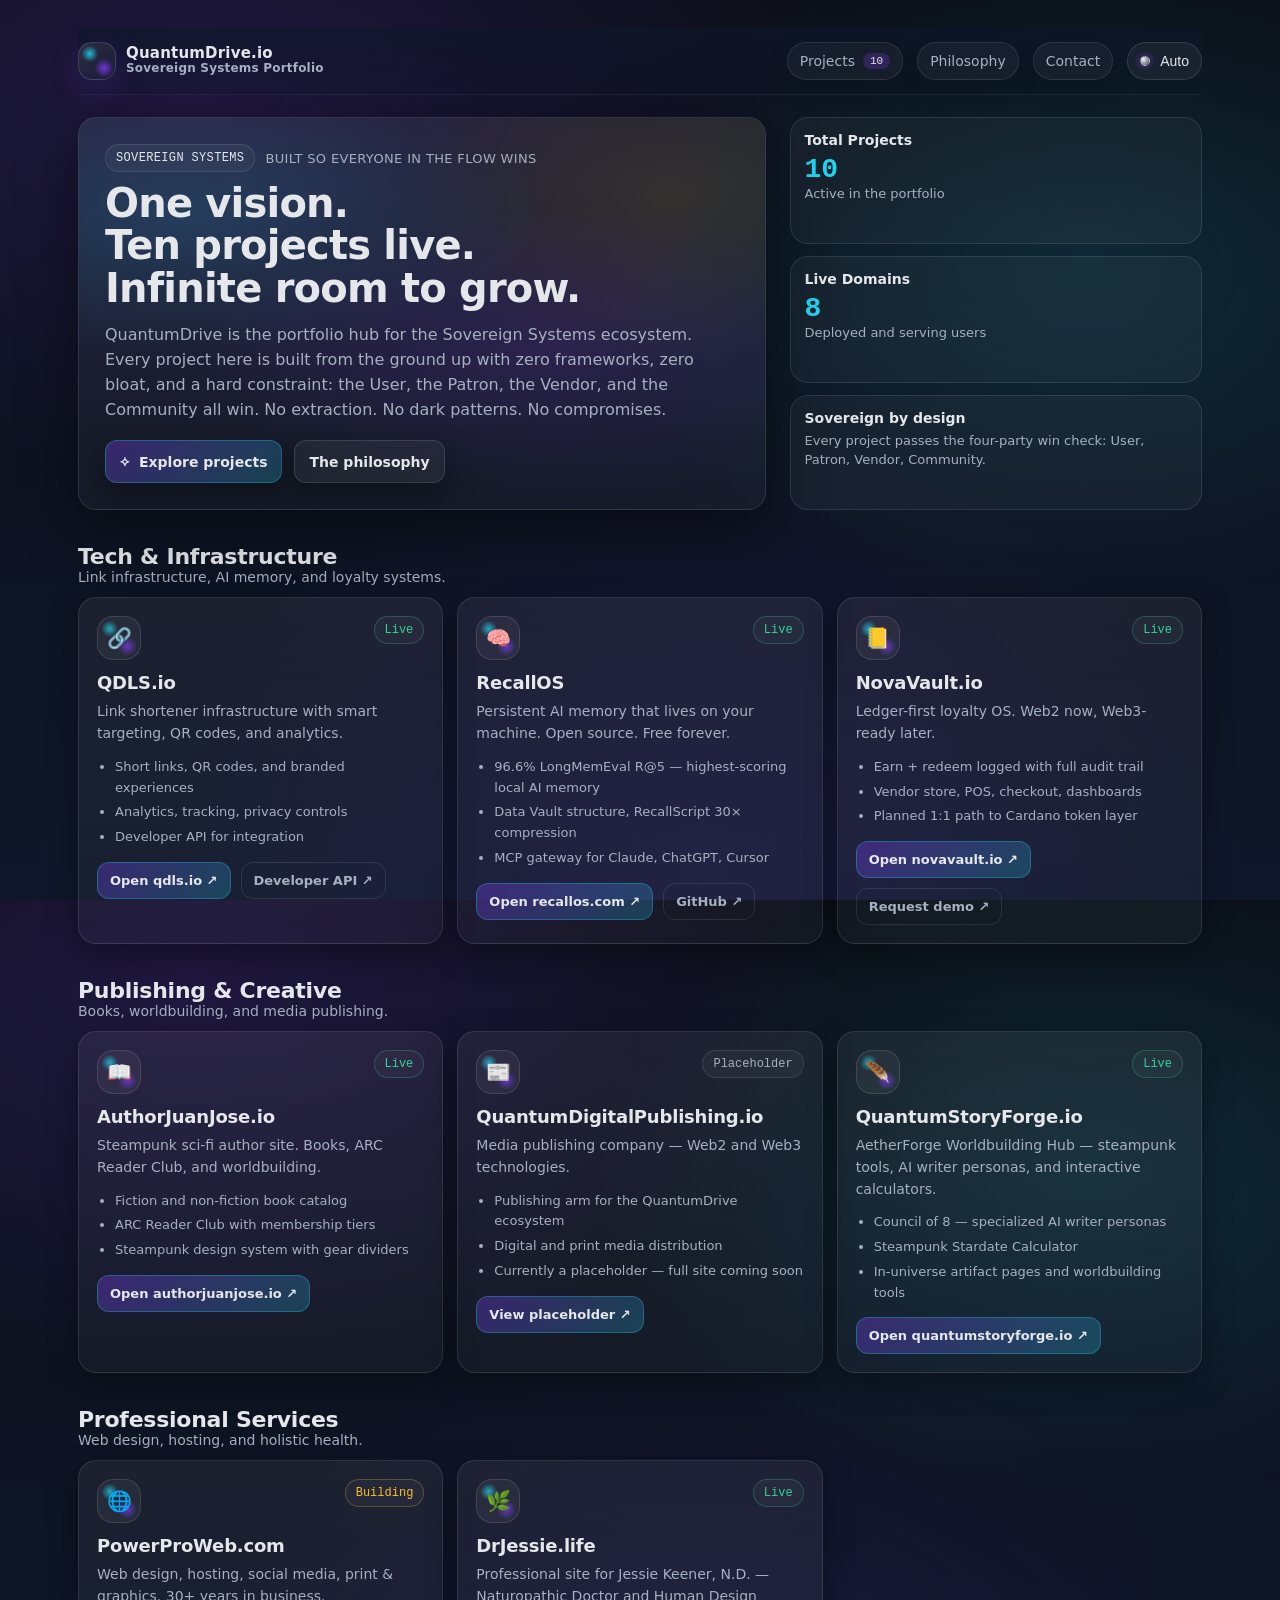
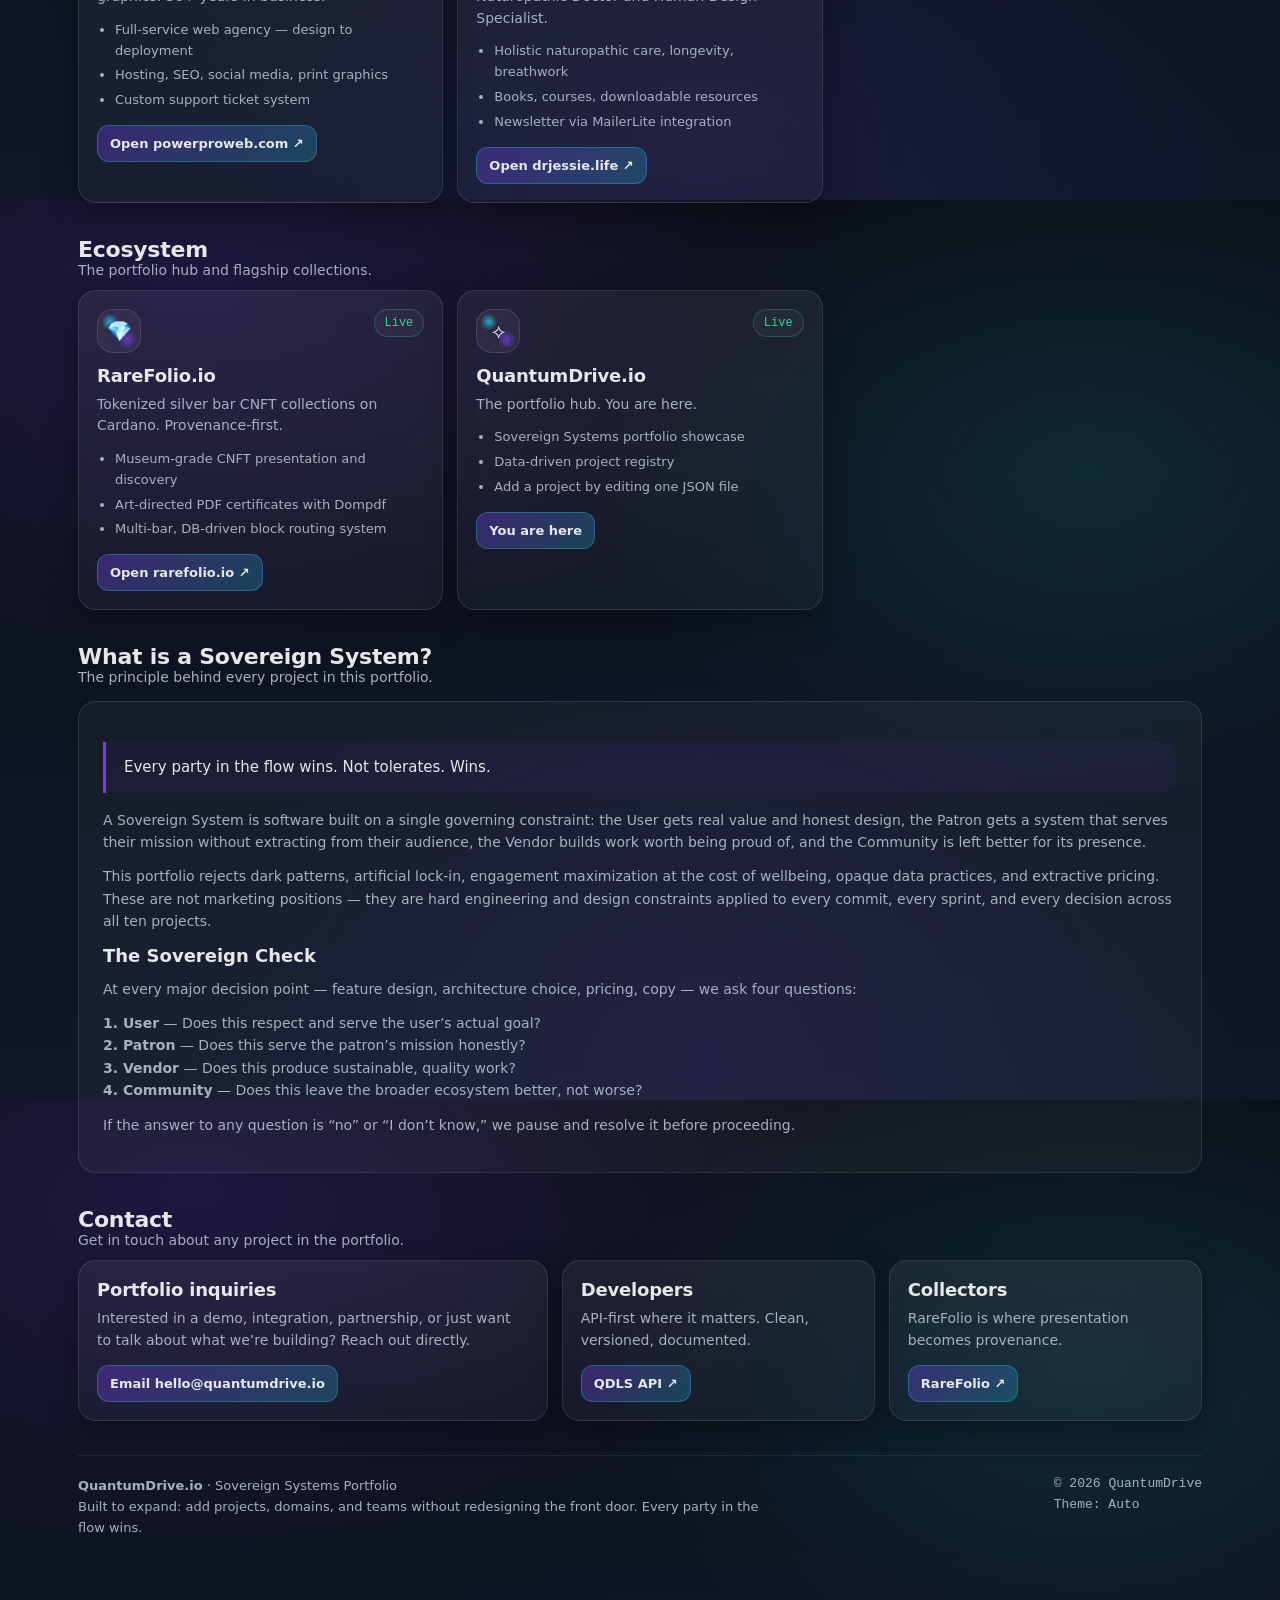
<file: index.html>
<!DOCTYPE html>
<html lang="en">
<head>
  <meta charset="utf-8" />
  <meta name="viewport" content="width=device-width,initial-scale=1" />
  <meta name="color-scheme" content="dark light" />
  <title>QuantumDrive.io | Sovereign Systems Portfolio</title>
  <meta name="description" content="QuantumDrive is the portfolio hub for the Sovereign Systems ecosystem — 10 projects built so everyone in the flow wins." />
  <link rel="stylesheet" href="assets/css/styles.css" />
</head>

<body>
  <div class="wrap">

    <!-- ===== NAV ===== -->
    <nav class="nav">
      <div class="brand" aria-label="QuantumDrive">
        <div class="logo" aria-hidden="true"></div>
        <div>
          <div style="line-height:1; font-size:15px;">QuantumDrive.io</div>
          <div style="line-height:1.2; font-size:12px; color:var(--muted);">Sovereign Systems Portfolio</div>
        </div>
      </div>

      <div class="navlinks">
        <a class="pill" href="#top">
          Projects <span class="pill-count" id="projectCount">&mdash;</span>
        </a>
        <a class="pill" href="#sovereign">Philosophy</a>
        <a class="pill" href="#contact">Contact</a>

        <button id="themeBtn" class="toggle" type="button" aria-label="Toggle theme">
          <span class="dot" aria-hidden="true"></span>
          <span id="themeLabel">Auto</span>
        </button>
      </div>
    </nav>

    <!-- ===== HERO ===== -->
    <section class="hero" id="top">
      <div class="heroCard">
        <div class="kicker">
          <span class="chip">Sovereign Systems</span>
          <span>Built so everyone in the flow wins</span>
        </div>

        <h1>
          One vision.<br />
          Ten projects live.<br />
          Infinite room to grow.
        </h1>

        <p class="sub">
          QuantumDrive is the portfolio hub for the Sovereign Systems ecosystem.
          Every project here is built from the ground up with zero frameworks, zero bloat,
          and a hard constraint: the User, the Patron, the Vendor, and the Community all win.
          No extraction. No dark patterns. No compromises.
        </p>

        <div class="ctaRow">
          <a class="btn primary" href="#cat-tech">
            <span aria-hidden="true">&#x27E1;</span>
            Explore projects
          </a>
          <a class="btn" href="#sovereign">
            The philosophy
          </a>
        </div>
      </div>

      <div class="miniGrid" aria-label="Portfolio stats">
        <div class="stat">
          <strong>Total Projects</strong>
          <div class="num" id="statTotal">&mdash;</div>
          <span>Active in the portfolio</span>
        </div>
        <div class="stat">
          <strong>Live Domains</strong>
          <div class="num" id="statLive">&mdash;</div>
          <span>Deployed and serving users</span>
        </div>
        <div class="stat">
          <strong>Sovereign by design</strong>
          <span>Every project passes the four-party win check: User, Patron, Vendor, Community.</span>
        </div>
      </div>
    </section>

    <!-- ===== PROJECT SECTIONS (rendered by main.js from projects.json) ===== -->
    <div id="projectSections">
      <p style="color:var(--muted); padding:24px; text-align:center;">Loading projects&hellip;</p>
    </div>

    <!-- ===== SOVEREIGN PHILOSOPHY ===== -->
    <div class="sectionTitle" id="sovereign">
      <div>
        <h2>What is a Sovereign System?</h2>
        <p>The principle behind every project in this portfolio.</p>
      </div>
    </div>

    <section class="sovereign-section">
      <blockquote>Every party in the flow wins. Not tolerates. Wins.</blockquote>

      <p>
        A Sovereign System is software built on a single governing constraint:
        the User gets real value and honest design, the Patron gets a system that serves
        their mission without extracting from their audience, the Vendor builds work worth
        being proud of, and the Community is left better for its presence.
      </p>

      <p>
        This portfolio rejects dark patterns, artificial lock-in, engagement maximization at the
        cost of wellbeing, opaque data practices, and extractive pricing. These are not marketing
        positions &mdash; they are hard engineering and design constraints applied to every commit,
        every sprint, and every decision across all ten projects.
      </p>

      <h3>The Sovereign Check</h3>
      <p>
        At every major decision point &mdash; feature design, architecture choice, pricing, copy &mdash;
        we ask four questions:
      </p>
      <p>
        <strong>1. User</strong> &mdash; Does this respect and serve the user&rsquo;s actual goal?<br />
        <strong>2. Patron</strong> &mdash; Does this serve the patron&rsquo;s mission honestly?<br />
        <strong>3. Vendor</strong> &mdash; Does this produce sustainable, quality work?<br />
        <strong>4. Community</strong> &mdash; Does this leave the broader ecosystem better, not worse?
      </p>
      <p>
        If the answer to any question is &ldquo;no&rdquo; or &ldquo;I don&rsquo;t know,&rdquo; we pause and resolve it before proceeding.
      </p>
    </section>

    <!-- ===== CONTACT ===== -->
    <div class="sectionTitle" id="contact">
      <div>
        <h2>Contact</h2>
        <p>Get in touch about any project in the portfolio.</p>
      </div>
    </div>

    <section class="contact-grid" aria-label="Contact cards">
      <article class="card">
        <h3>Portfolio inquiries</h3>
        <p>
          Interested in a demo, integration, partnership, or just want to talk about
          what we&rsquo;re building? Reach out directly.
        </p>
        <div class="cardCtas">
          <a class="btn small primary" href="mailto:hello@quantumdrive.io">Email hello@quantumdrive.io</a>
        </div>
      </article>

      <article class="card">
        <h3>Developers</h3>
        <p>API-first where it matters. Clean, versioned, documented.</p>
        <div class="cardCtas">
          <a class="btn small primary" href="https://qdls.io/developer-api" target="_blank" rel="noopener">QDLS API &#x2197;</a>
        </div>
      </article>

      <article class="card">
        <h3>Collectors</h3>
        <p>RareFolio is where presentation becomes provenance.</p>
        <div class="cardCtas">
          <a class="btn small primary" href="https://rarefolio.io/" target="_blank" rel="noopener">RareFolio &#x2197;</a>
        </div>
      </article>
    </section>

    <!-- ===== FOOTER ===== -->
    <footer>
      <div class="fine">
        <div><strong>QuantumDrive.io</strong> &middot; Sovereign Systems Portfolio</div>
        <div>
          Built to expand: add projects, domains, and teams without redesigning the front door.
          Every party in the flow wins.
        </div>
      </div>
      <div class="mono">
        <div>&copy; <span id="year"></span> QuantumDrive</div>
        <div style="margin-top:6px; color:var(--muted);">Theme: <span id="themeState">Auto</span></div>
      </div>
    </footer>

  </div>

  <script src="assets/js/main.js"></script>
</body>
</html>
</file>
<file: assets/css/styles.css>
/* ================================================================
   QuantumDrive.io — Design System
   Purple/cyan glassmorphism · Dark/light toggle · System fonts
   Last updated: 2026-04-14
   ================================================================ */

/* --- Theme tokens (dark default) --- */
:root {
  --bg: #0b0f17;
  --bg2: #0f172a;
  --card: #0b1220cc;
  --card2: #0b122099;
  --txt: #e5e7eb;
  --muted: #a7b0c0;
  --line: #22304a;
  --glow: #7c3aed;
  --glow2: #22d3ee;
  --good: #34d399;
  --warn: #fbbf24;
  --bad: #fb7185;

  --radius: 18px;
  --shadow: 0 18px 60px rgba(0,0,0,.45);
  --shadow2: 0 10px 30px rgba(0,0,0,.35);
  --blur: blur(14px);
  --max: 1160px;

  --mono: ui-monospace, SFMono-Regular, Menlo, Monaco, Consolas, "Liberation Mono", "Courier New", monospace;
  --sans: ui-sans-serif, system-ui, -apple-system, Segoe UI, Roboto, Helvetica, Arial, "Apple Color Emoji","Segoe UI Emoji";
}

/* --- Light mode tokens --- */
[data-theme="light"] {
  --bg: #f7f8fb;
  --bg2: #ffffff;
  --card: #ffffffcc;
  --card2: #ffffff99;
  --txt: #0b1220;
  --muted: #465067;
  --line: #d6dbe6;
  --glow: #6d28d9;
  --glow2: #0891b2;
  --shadow: 0 18px 60px rgba(9,18,39,.14);
  --shadow2: 0 10px 30px rgba(9,18,39,.12);
}

/* --- Reset --- */
*, *::before, *::after { box-sizing: border-box; }
html, body { height: 100%; }
body {
  margin: 0;
  font-family: var(--sans);
  color: var(--txt);
  background:
    radial-gradient(1200px 700px at 15% 10%, rgba(124,58,237,.18), transparent 55%),
    radial-gradient(900px 600px at 85% 30%, rgba(34,211,238,.12), transparent 55%),
    radial-gradient(900px 700px at 55% 95%, rgba(124,58,237,.10), transparent 60%),
    linear-gradient(180deg, var(--bg), var(--bg2));
  overflow-x: hidden;
}
a { color: inherit; text-decoration: none; }

/* --- Layout --- */
.wrap { max-width: var(--max); margin: 0 auto; padding: 28px 18px 70px; }

/* --- Navigation --- */
.nav {
  display: flex; align-items: center; justify-content: space-between;
  gap: 14px; position: sticky; top: 0; z-index: 20;
  padding: 14px 0;
  backdrop-filter: var(--blur); -webkit-backdrop-filter: var(--blur);
  background: linear-gradient(180deg, rgba(15,23,42,.65), rgba(15,23,42,.18));
  border-bottom: 1px solid rgba(255,255,255,.06);
}
[data-theme="light"] .nav {
  background: linear-gradient(180deg, rgba(255,255,255,.75), rgba(255,255,255,.28));
  border-bottom: 1px solid rgba(9,18,39,.08);
}

.brand { display: flex; align-items: center; gap: 10px; font-weight: 700; letter-spacing: .2px; }
.logo {
  width: 38px; height: 38px; border-radius: 14px;
  background:
    radial-gradient(14px 14px at 30% 30%, rgba(34,211,238,.85), transparent 60%),
    radial-gradient(16px 16px at 70% 70%, rgba(124,58,237,.85), transparent 60%),
    linear-gradient(145deg, rgba(255,255,255,.10), rgba(255,255,255,.02));
  box-shadow: 0 10px 30px rgba(124,58,237,.20);
  border: 1px solid rgba(255,255,255,.14);
}
[data-theme="light"] .logo {
  border: 1px solid rgba(9,18,39,.10);
  box-shadow: 0 10px 30px rgba(124,58,237,.12);
}

.navlinks { display: flex; gap: 14px; align-items: center; flex-wrap: wrap; justify-content: flex-end; }

.pill {
  display: inline-flex; align-items: center; gap: 8px;
  padding: 10px 12px; border-radius: 999px;
  border: 1px solid rgba(255,255,255,.10);
  background: rgba(255,255,255,.04);
  box-shadow: 0 10px 25px rgba(0,0,0,.10);
  color: var(--muted); font-size: 14px;
  transition: transform .15s ease, border-color .15s ease, background .15s ease;
}
[data-theme="light"] .pill {
  border: 1px solid rgba(9,18,39,.10);
  background: rgba(9,18,39,.03);
  box-shadow: none;
}
.pill:hover { transform: translateY(-1px); border-color: rgba(34,211,238,.30); background: rgba(34,211,238,.06); color: var(--txt); }

.pill-count {
  font-family: var(--mono); font-size: 11px;
  padding: 2px 7px; border-radius: 999px;
  background: rgba(124,58,237,.25); color: var(--txt);
}

.toggle {
  cursor: pointer; user-select: none;
  display: inline-flex; align-items: center; gap: 10px;
  padding: 10px 12px; border-radius: 999px;
  border: 1px solid rgba(255,255,255,.12);
  background: rgba(255,255,255,.05);
  color: var(--txt); font-size: 14px;
  transition: transform .15s ease, border-color .15s ease, background .15s ease;
}
[data-theme="light"] .toggle {
  border: 1px solid rgba(9,18,39,.12);
  background: rgba(9,18,39,.03);
}
.toggle:hover { transform: translateY(-1px); border-color: rgba(124,58,237,.35); background: rgba(124,58,237,.06); }

.dot {
  width: 10px; height: 10px; border-radius: 50%;
  background: radial-gradient(circle at 30% 30%, rgba(255,255,255,.95), rgba(255,255,255,.15));
  border: 1px solid rgba(255,255,255,.16);
  box-shadow: 0 0 0 4px rgba(124,58,237,.14);
}
[data-theme="light"] .dot {
  border: 1px solid rgba(9,18,39,.12);
  box-shadow: 0 0 0 4px rgba(124,58,237,.10);
}

/* --- Hero --- */
.hero {
  display: grid; grid-template-columns: 1.25fr .75fr;
  gap: 24px; align-items: stretch; margin-top: 22px;
}
@media (max-width: 960px) { .hero { grid-template-columns: 1fr; } }

.heroCard {
  position: relative; overflow: hidden;
  border-radius: var(--radius);
  background: linear-gradient(180deg, rgba(255,255,255,.06), rgba(255,255,255,.03));
  border: 1px solid rgba(255,255,255,.10);
  box-shadow: var(--shadow);
  padding: 26px; min-height: 340px;
}
[data-theme="light"] .heroCard {
  border: 1px solid rgba(9,18,39,.10);
  background: linear-gradient(180deg, rgba(255,255,255,.90), rgba(255,255,255,.65));
}
.heroCard::before {
  content: ""; position: absolute; inset: -2px;
  background:
    radial-gradient(600px 240px at 15% 25%, rgba(34,211,238,.16), transparent 60%),
    radial-gradient(600px 240px at 70% 60%, rgba(124,58,237,.18), transparent 60%),
    radial-gradient(420px 260px at 85% 20%, rgba(251,191,36,.10), transparent 65%);
  pointer-events: none;
}
.heroCard > * { position: relative; z-index: 1; }

.kicker {
  display: inline-flex; gap: 10px; align-items: center;
  color: var(--muted); font-size: 13px; letter-spacing: .35px;
  text-transform: uppercase; margin-bottom: 10px;
}
.kicker .chip {
  padding: 6px 10px; border-radius: 999px;
  border: 1px solid rgba(255,255,255,.10);
  background: rgba(255,255,255,.04);
  font-family: var(--mono); font-size: 12px; color: var(--txt);
}
[data-theme="light"] .kicker .chip {
  border: 1px solid rgba(9,18,39,.10);
  background: rgba(9,18,39,.03);
}

h1 { margin: 0 0 14px 0; font-size: 40px; line-height: 1.06; letter-spacing: -0.8px; }
@media (max-width: 520px) { h1 { font-size: 34px; } }

.sub { margin: 0 0 18px 0; color: var(--muted); font-size: 16px; line-height: 1.55; max-width: 64ch; }

.ctaRow { display: flex; gap: 12px; flex-wrap: wrap; margin-top: 18px; }

.btn {
  display: inline-flex; align-items: center; justify-content: center; gap: 10px;
  padding: 12px 14px; border-radius: 12px;
  border: 1px solid rgba(255,255,255,.12);
  background: rgba(255,255,255,.05);
  color: var(--txt); font-weight: 600; font-size: 14px;
  transition: transform .15s ease, border-color .15s ease, background .15s ease, box-shadow .15s ease;
  box-shadow: var(--shadow2);
}
[data-theme="light"] .btn {
  border: 1px solid rgba(9,18,39,.12);
  background: rgba(9,18,39,.03);
  box-shadow: none;
}
.btn:hover { transform: translateY(-1px); border-color: rgba(34,211,238,.32); background: rgba(34,211,238,.08); }
.btn.primary {
  background: linear-gradient(135deg, rgba(124,58,237,.35), rgba(34,211,238,.22));
  border-color: rgba(34,211,238,.30);
}
.btn.primary:hover { background: linear-gradient(135deg, rgba(124,58,237,.42), rgba(34,211,238,.26)); }

/* --- Stat sidebar --- */
.miniGrid { display: grid; gap: 12px; grid-template-columns: 1fr; }
.stat {
  border-radius: var(--radius);
  border: 1px solid rgba(255,255,255,.10);
  background: rgba(255,255,255,.04);
  padding: 14px;
}
[data-theme="light"] .stat {
  border: 1px solid rgba(9,18,39,.10);
  background: rgba(255,255,255,.70);
}
.stat strong { display: block; font-size: 14px; margin-bottom: 6px; }
.stat span { display: block; color: var(--muted); font-size: 13px; line-height: 1.45; }
.stat .num { font-family: var(--mono); font-size: 28px; font-weight: 700; color: var(--glow2); }

/* --- Section titles --- */
.sectionTitle {
  margin: 34px 0 12px 0;
  display: flex; align-items: flex-end; justify-content: space-between; gap: 16px;
  flex-wrap: wrap;
}
.sectionTitle h2 { margin: 0; font-size: 22px; letter-spacing: -.25px; }
.sectionTitle p { margin: 0; color: var(--muted); font-size: 14px; max-width: 70ch; }

/* --- Card grid --- */
.cards {
  display: grid;
  grid-template-columns: repeat(3, 1fr);
  gap: 14px;
}
@media (max-width: 980px) { .cards { grid-template-columns: repeat(2, 1fr); } }
@media (max-width: 600px) { .cards { grid-template-columns: 1fr; } }

.card {
  position: relative; overflow: hidden;
  border-radius: var(--radius);
  border: 1px solid rgba(255,255,255,.10);
  background: linear-gradient(180deg, rgba(255,255,255,.06), rgba(255,255,255,.03));
  padding: 18px; box-shadow: var(--shadow2);
  transition: transform .18s ease, border-color .18s ease, background .18s ease;
  min-height: 220px;
}
[data-theme="light"] .card {
  border: 1px solid rgba(9,18,39,.10);
  background: linear-gradient(180deg, rgba(255,255,255,.92), rgba(255,255,255,.68));
  box-shadow: none;
}
.card:hover {
  transform: translateY(-2px);
  border-color: rgba(124,58,237,.30);
  background: linear-gradient(180deg, rgba(124,58,237,.08), rgba(34,211,238,.05));
}
[data-theme="light"] .card:hover {
  background: linear-gradient(180deg, rgba(124,58,237,.06), rgba(34,211,238,.04));
}

.cardTop { display: flex; align-items: flex-start; justify-content: space-between; gap: 12px; }

.icon {
  width: 44px; height: 44px; border-radius: 16px;
  border: 1px solid rgba(255,255,255,.12);
  background:
    radial-gradient(14px 14px at 28% 28%, rgba(34,211,238,.75), transparent 60%),
    radial-gradient(16px 16px at 70% 70%, rgba(124,58,237,.75), transparent 60%),
    rgba(255,255,255,.05);
  display: grid; place-items: center; flex: 0 0 auto;
  font-size: 20px;
}
[data-theme="light"] .icon {
  border: 1px solid rgba(9,18,39,.10);
  background:
    radial-gradient(14px 14px at 28% 28%, rgba(34,211,238,.45), transparent 60%),
    radial-gradient(16px 16px at 70% 70%, rgba(124,58,237,.40), transparent 60%),
    rgba(9,18,39,.03);
}

.badge {
  font-family: var(--mono); font-size: 12px;
  padding: 6px 10px; border-radius: 999px;
  border: 1px solid rgba(255,255,255,.10);
  background: rgba(255,255,255,.04);
  color: var(--muted); white-space: nowrap;
}
[data-theme="light"] .badge {
  border: 1px solid rgba(9,18,39,.10);
  background: rgba(9,18,39,.03);
}
.badge.live { color: var(--good); border-color: rgba(52,211,153,.25); }
.badge.building { color: var(--warn); border-color: rgba(251,191,36,.25); }
.badge.placeholder { color: var(--muted); }

.card h3 { margin: 12px 0 8px 0; font-size: 18px; letter-spacing: -.2px; }
.card p { margin: 0 0 12px 0; color: var(--muted); font-size: 14px; line-height: 1.55; }
.bullets { margin: 0; padding-left: 18px; color: var(--muted); font-size: 13px; line-height: 1.6; }
.bullets li { margin: 4px 0; }

.cardCtas { display: flex; gap: 10px; flex-wrap: wrap; margin-top: 14px; }
.btn.small { padding: 10px 12px; border-radius: 12px; font-size: 13px; box-shadow: none; }
.btn.linkish {
  background: transparent;
  border-color: rgba(255,255,255,.10);
  color: var(--muted);
}
[data-theme="light"] .btn.linkish { border-color: rgba(9,18,39,.10); }
.btn.linkish:hover {
  color: var(--txt);
  border-color: rgba(34,211,238,.30);
  background: rgba(34,211,238,.06);
}

/* --- Sovereign philosophy section --- */
.sovereign-section {
  margin-top: 16px;
  border-radius: var(--radius);
  border: 1px solid rgba(255,255,255,.10);
  background: rgba(255,255,255,.04);
  padding: 24px;
}
[data-theme="light"] .sovereign-section {
  border: 1px solid rgba(9,18,39,.10);
  background: rgba(255,255,255,.70);
}
.sovereign-section h3 { margin: 0 0 12px 0; font-size: 18px; }
.sovereign-section p { color: var(--muted); font-size: 14px; line-height: 1.6; margin: 0 0 12px 0; }
.sovereign-section blockquote {
  margin: 16px 0; padding: 14px 18px;
  border-left: 3px solid var(--glow);
  background: rgba(124,58,237,.06);
  border-radius: 0 var(--radius) var(--radius) 0;
  color: var(--txt); font-size: 15px; line-height: 1.5;
}

/* --- Contact cards --- */
.contact-grid {
  display: grid;
  grid-template-columns: 1.2fr .8fr .8fr;
  gap: 14px;
}
@media (max-width: 980px) { .contact-grid { grid-template-columns: 1fr; } }
.contact-grid .card { min-height: auto; }
.contact-grid .card h3 { margin-top: 0; }

/* --- Footer --- */
footer {
  margin-top: 34px; padding-top: 20px;
  border-top: 1px solid rgba(255,255,255,.08);
  color: var(--muted); font-size: 13px;
  display: flex; align-items: flex-start; justify-content: space-between; gap: 14px; flex-wrap: wrap;
}
[data-theme="light"] footer { border-top: 1px solid rgba(9,18,39,.10); }
.fine { max-width: 85ch; line-height: 1.6; }
.mono { font-family: var(--mono); }

/* --- Utilities --- */
.sr { position: absolute; left: -9999px; width: 1px; height: 1px; overflow: hidden; }
</file>
